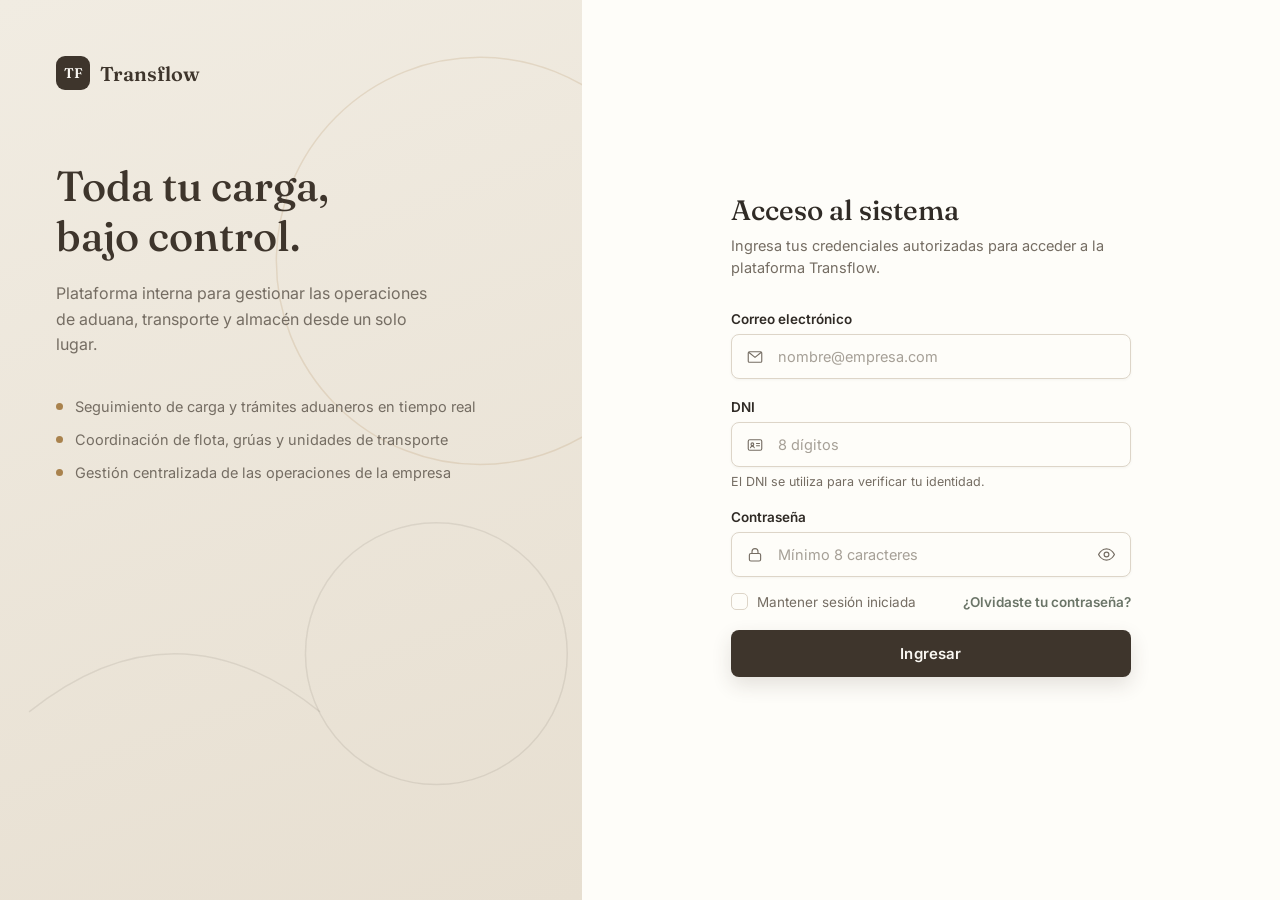
<file: TrasAduanas/TrasAduanas/backend/src/main/resources/static/html/almacen.html>
<!DOCTYPE html>
<html lang="es">
<head>
    <meta charset="UTF-8">
    <meta name="viewport" content="width=device-width, initial-scale=1.0">

    <title>Transflow | Almacén</title>
    <link rel="stylesheet" href="../css/base.css">
    <link rel="stylesheet" href="../css/layout.css">
    <link rel="stylesheet" href="../css/componentes.css">
    <link rel="stylesheet" href="../css/modulos/almacen.css">
</head>
<body>

    <div class="app">

        <div id="layout-sidebar"></div>

        <main class="main">

            <div id="layout-topbar"></div>

            <section class="content">

                <div class="welcome">
                    <div>
                        <span class="welcome-label">GESTIÓN DE ALMACÉN</span>
                        <h1>Insumos y control de stock</h1>
                        <p>Inventario de insumos disponibles y su nivel de reposición.</p>
                    </div>
                    <div class="welcome-decoration">TF</div>
                </div>

                <div class="summary summary-almacen-simple">

                    <div class="summary-card">
                        <div class="summary-icon">01</div>
                        <div>
                            <span>Total de insumos</span>
                            <strong id="kpi-total">0</strong>
                        </div>
                    </div>

                    <div class="summary-card">
                        <div class="summary-icon">02</div>
                        <div>
                            <span>Stock disponible (unidades)</span>
                            <strong id="kpi-disponible">0</strong>
                        </div>
                    </div>

                    <div class="summary-card">
                        <div class="summary-icon">03</div>
                        <div>
                            <span>Insumos en alerta</span>
                            <strong id="kpi-alerta">0</strong>
                        </div>
                    </div>

                </div>

                <div class="section-header">
                    <div>
                        <span class="section-label">INVENTARIO</span>
                        <h2>Insumos registrados</h2>
                    </div>

                    <div class="pipeline-actions">

                        <button class="btn-secundario" id="btnReporteAlmacen" type="button">
                            Ver Reporte
                        </button>

                        <button class="btn-nueva" id="btnNuevoInsumo" type="button">
                            + Nuevo insumo
                        </button>

                </div>
                </div>

                <div class="opps-table-wrapper">
                    <table class="opps-table">
                        <thead>
                            <tr>
                                <th>Código</th>
                                <th>Descripción</th>
                                <th>Stock actual</th>
                                <th>Stock mínimo</th>
                                <th>Estado</th>
                                <th>Acciones</th>
                            </tr>
                        </thead>
                        <tbody id="insumos-tbody">
                        </tbody>
                    </table>
                </div>

                <p id="mensaje-vacio" class="process-note" style="display:none;">
                    Aún no hay insumos registrados.
                </p>

            </section>

        </main>

    </div>

    <div class="modal-overlay" id="modalOverlay">
        <div class="modal">

            <div class="modal-head">
                <h3 id="modalTitulo">Nuevo insumo</h3>
                <button type="button" class="modal-close" id="btnCerrarModal">✕</button>
            </div>

            <form id="formInsumo">

                <input type="hidden" id="campoId">

                <div class="form-field">
                    <label for="campoCodigo">Código</label>
                    <input type="text" id="campoCodigo" maxlength="20" placeholder="Ej. INS-0001" required>
                </div>

                <div class="form-field">
                    <label for="campoDescripcion">Descripción</label>
                    <input type="text" id="campoDescripcion" maxlength="150" placeholder="Ej. Faja de amarre 5m" required>
                </div>

                <div class="form-row">
                    <div class="form-field">
                        <label for="campoStockActual">Stock actual</label>
                        <input type="number" id="campoStockActual" min="0" step="0.01" required>
                    </div>

                    <div class="form-field">
                        <label for="campoStockMinimo">Stock mínimo</label>
                        <input type="number" id="campoStockMinimo" min="0" step="0.01" required>
                    </div>
                </div>

                <p id="formError" class="mensaje-error" style="display:none;"></p>

                <div class="modal-actions">
                    <button type="button" class="btn-secundario" id="btnCancelarModal">Cancelar</button>
                    <button type="submit" class="btn-nueva">Guardar insumo</button>
                </div>

            </form>

        </div>
    </div>
    
        <!-- MODAL DE MENSAJE -->
    <div class="modal-overlay" id="mensajeModalOverlay">

        <div class="modal">

            <div class="modal-head">

                <h3>Aviso</h3>

                <button
                    type="button"
                    class="modal-close"
                    id="btnCerrarMensajeModal">
                    ✕
                </button>

            </div>

            <p id="mensajeModalTexto" class="mensaje-error"></p>

            <div class="modal-actions">

                <button
                    type="button"
                    class="btn-nueva"
                    id="btnAceptarMensajeModal">
                    Aceptar
                </button>

            </div>

        </div>

    </div>

            <!-- MODAL DE CONFIRMACIÓN -->
    <div class="modal-overlay" id="confirmModalOverlay">

        <div class="modal">

            <div class="modal-head">

                <h3>Confirmar</h3>

                <button
                    type="button"
                    class="modal-close"
                    id="btnCerrarConfirmModal">
                    ✕
                </button>

            </div>

            <p id="confirmModalTexto"></p>

            <div class="modal-actions">

                <button
                    type="button"
                    class="btn-secundario"
                    id="btnCancelarConfirmModal">
                    Cancelar
                </button>

                <button
                    type="button"
                    class="btn-nueva"
                    id="btnAceptarConfirmModal">
                    Eliminar
                </button>

            </div>

        </div>

    </div>

    <script src="../js/layout.js"></script>
    <script src="../js/utils.js"></script>
    <script src="../js/modal.js"></script>
    <script src="../js/modulos/almacen.js"></script>

</body>
</html>
</file>
<file: TrasAduanas/TrasAduanas/backend/src/main/resources/static/css/base.css>
/* =========================================================
   BASE
   Variables de diseno, reset y tipografia.
   Unico lugar donde se declaran los colores del sistema.
   ========================================================= */

/* =========================================
   VARIABLES
========================================= */

:root {

    --color-tinta: #3E352C;
    --color-tinta-suave: #5A4E42;

    --color-ambar: #C9A66B;
    --color-ambar-oscuro: #A9824D;

    --color-papel: #FAF8F3;
    --color-papel-hundido: #F0ECE3;

    --color-teal: #6B7568;

    --color-texto: #302B26;
    --color-texto-suave: #756D63;

    --color-borde: #DDD5C8;

    --color-blanco: #FFFFFF;

    --sidebar-width: 270px;


    /* Variables aportadas por los modulos */
    --color-perdida: #B94A3A;
    --color-perdida-suave: rgba(185, 74, 58, 0.08);
    --color-ganada: var(--color-teal);
    --color-ganada-suave: rgba(107, 117, 104, 0.12);
    --tinte-teal: #EEF1EE;
    --tinte-ambar: #F7EFE0;
    --tinte-neutro: var(--color-papel-hundido);
    --color-programada: #6E7C8C;
    --color-programada-suave: rgba(110, 124, 140, 0.14);
}

/* =========================================
   RESET
========================================= */

* {
    margin: 0;
    padding: 0;
    box-sizing: border-box;
}

body {
    font-family: Arial, Helvetica, sans-serif;
    background: var(--color-papel);
    color: var(--color-texto);
}
</file>
<file: TrasAduanas/TrasAduanas/backend/src/main/resources/static/css/layout.css>
.app {
    display: flex;
    min-height: 100vh;
}

.sidebar {
    width: var(--sidebar-width);
    min-height: 100vh;

    background:
        linear-gradient(
            180deg,
            #F1ECE2 0%,
            #E7DFD1 100%
        );

    border-right: 1px solid var(--color-borde);

    display: flex;
    flex-direction: column;

    padding: 28px 18px;

    position: fixed;
    left: 0;
    top: 0;
    bottom: 0;

    overflow-y: auto;
}

.logo-container {
    display: flex;
    align-items: center;
    gap: 13px;

    padding: 4px 10px 30px;

    border-bottom: 1px solid var(--color-borde);
}

.logo-icon {
    width: 45px;
    height: 45px;

    background: var(--color-tinta);

    color: var(--color-ambar);

    display: flex;
    align-items: center;
    justify-content: center;

    border-radius: 10px;

    font-size: 16px;
    font-weight: 700;
    letter-spacing: 1px;
}

.logo-text h1 {
    font-size: 21px;
    color: var(--color-tinta);

    margin-bottom: 3px;
}

.logo-text span {
    font-size: 10px;

    color: var(--color-texto-suave);

    text-transform: uppercase;
    letter-spacing: 1px;
}

.menu {
    margin-top: 28px;
    flex: 1;
}

.menu-title {
    font-size: 10px;
    font-weight: 700;

    color: var(--color-texto-suave);

    letter-spacing: 1.5px;

    padding: 0 12px;
    margin-bottom: 12px;
}

.menu-item {
    display: flex;
    align-items: center;

    gap: 12px;

    width: 100%;

    padding: 12px 12px;

    margin-bottom: 5px;

    color: var(--color-tinta-suave);

    text-decoration: none;

    border-radius: 9px;

    font-size: 13px;

    transition: all 0.2s ease;
}

.menu-item:hover {
    background: rgba(255, 255, 255, 0.65);

    color: var(--color-tinta);

    transform: translateX(2px);
}

.menu-item.active {
    background: var(--color-tinta);

    color: var(--color-blanco);

    box-shadow: 0 5px 15px rgba(62, 53, 44, 0.12);
}

.menu-icon {
    width: 27px;
    height: 27px;

    display: flex;
    align-items: center;
    justify-content: center;

    border-radius: 7px;

    background: rgba(255, 255, 255, 0.45);

    font-size: 9px;
    font-weight: 700;

    flex-shrink: 0;
}

.menu-item.active .menu-icon {
    background: var(--color-ambar);
    color: var(--color-tinta);
}

.sidebar-bottom {
    border-top: 1px solid var(--color-borde);

    padding-top: 15px;
}

/* SCROLLBAR */

.sidebar {
    scrollbar-width: thin;
    scrollbar-color: rgba(62, 53, 44, 0.18) transparent;
}

.sidebar::-webkit-scrollbar {
    width: 5px;
}

.sidebar::-webkit-scrollbar-track {
    background: transparent;
}

.sidebar::-webkit-scrollbar-thumb {
    background: rgba(62, 53, 44, 0.18);
    border-radius: 10px;
}

.sidebar::-webkit-scrollbar-thumb:hover {
    background: rgba(62, 53, 44, 0.32);
}


.logout-button {
    width: 100%;

    border: none;

    background: transparent;

    color: var(--color-texto-suave);

    display: flex;
    align-items: center;

    gap: 12px;

    padding: 12px;

    border-radius: 9px;

    cursor: pointer;

    font-size: 13px;

    text-align: left;
}

.logout-button:hover {
    background: rgba(185, 74, 58, 0.08);

    color: #B94A3A;
}

.main {
    margin-left: var(--sidebar-width);

    width: calc(100% - var(--sidebar-width));

    min-height: 100vh;

    background: #FEFDF9;
}

main.main--full {
    margin-left: 0;
    width: 100%;
}

main.main--full .content {
    max-width: 1200px;
    margin: 0 auto;
}

.topbar {
    height: 88px;

    padding: 0 42px;

    border-bottom: 1px solid var(--color-borde);

    display: flex;

    align-items: center;

    justify-content: space-between;

    background: rgba(254, 253, 249, 0.95);
}

.breadcrumb {
    display: block;

    font-size: 11px;

    color: var(--color-texto-suave);

    margin-bottom: 5px;
}

.page-title h2 {
    font-size: 22px;

    color: var(--color-tinta);
}

.topbar-right {
    display: flex;
    align-items: center;

    gap: 20px;
}

.notification-button {
    position: relative;

    width: 40px;
    height: 40px;

    border: 1px solid var(--color-borde);

    border-radius: 9px;

    background: var(--color-blanco);

    cursor: pointer;

    font-size: 16px;
}

.notification-dot {
    position: absolute;

    width: 7px;
    height: 7px;

    background: var(--color-ambar-oscuro);

    border-radius: 50%;

    top: 8px;
    right: 8px;
}

.account {
    position: relative;

    display: flex;
    align-items: center;

    gap: 10px;

    cursor: pointer;

    padding: 6px 8px;

    border-radius: 10px;
}

.account:hover {
    background: var(--color-papel-hundido);
}

.account-avatar {
    width: 38px;
    height: 38px;

    background: var(--color-tinta);

    color: var(--color-ambar);

    border-radius: 50%;

    display: flex;
    align-items: center;
    justify-content: center;

    font-size: 11px;
    font-weight: 700;
}

.account-avatar.large {
    width: 42px;
    height: 42px;
}

.account-info {
    display: flex;
    flex-direction: column;

    gap: 3px;
}

.account-info strong {
    font-size: 12px;
}

.account-info span {
    font-size: 10px;

    color: var(--color-texto-suave);
}

.account-arrow {
    font-size: 17px;

    color: var(--color-texto-suave);

    margin-left: 5px;
}

.account-menu {
    display: none;

    position: absolute;

    top: 53px;
    right: 0;

    width: 235px;

    background: var(--color-blanco);

    border: 1px solid var(--color-borde);

    border-radius: 12px;

    padding: 15px;

    box-shadow: 0 12px 30px rgba(62, 53, 44, 0.12);

    z-index: 100;
}

.account-menu.show {
    display: block;
}

.account-menu-header {
    display: flex;

    align-items: center;

    gap: 10px;

    padding: 5px;
}

.account-menu-header strong {
    display: block;

    font-size: 12px;

    margin-bottom: 3px;
}

.account-menu-header span {
    font-size: 10px;

    color: var(--color-texto-suave);
}

.account-menu hr {
    border: none;

    border-top: 1px solid var(--color-borde);

    margin: 12px 0;
}

.account-menu a,
.account-menu button {
    display: block;

    width: 100%;

    padding: 10px;

    border-radius: 7px;

    border: none;

    background: transparent;

    color: var(--color-texto);

    text-decoration: none;

    text-align: left;

    font-size: 12px;

    cursor: pointer;
}

.account-menu a:hover {
    background: var(--color-papel-hundido);
}

.account-menu button:hover {
    background: rgba(185, 74, 58, 0.08);

    color: #B94A3A;
}

.content {
    padding: 38px 42px 50px;
}

.welcome {
    min-height: 175px;

    padding: 32px 35px;

    border-radius: 16px;

    background:
        linear-gradient(
            120deg,
            #F1ECE2,
            #E9E0D1
        );

    border: 1px solid var(--color-borde);

    display: flex;

    align-items: center;

    justify-content: space-between;

    overflow: hidden;
}

.welcome-label {
    font-size: 10px;

    font-weight: 700;

    letter-spacing: 1.5px;

    color: var(--color-ambar-oscuro);
}

.welcome h1 {
    margin-top: 10px;

    font-size: 30px;

    color: var(--color-tinta);
}

.welcome p {
    margin-top: 8px;

    font-size: 13px;

    color: var(--color-texto-suave);
}

.welcome-decoration {
    width: 125px;
    height: 125px;

    border-radius: 50%;

    background: rgba(62, 53, 44, 0.08);

    color: var(--color-tinta);

    display: flex;

    align-items: center;
    justify-content: center;

    font-size: 25px;

    font-weight: 700;

    letter-spacing: 2px;
}

.summary {
    display: grid;

    grid-template-columns: repeat(4, 1fr);

    gap: 18px;

    margin-top: 25px;
}

.summary-card {
    background: var(--color-blanco);

    border: 1px solid var(--color-borde);

    border-radius: 12px;

    padding: 20px;

    display: flex;

    align-items: center;

    gap: 15px;

    transition: 0.2s ease;
}

.summary-card:hover {
    transform: translateY(-2px);

    box-shadow: 0 7px 20px rgba(62, 53, 44, 0.07);
}

.summary-icon {
    width: 40px;
    height: 40px;

    border-radius: 9px;

    background: var(--color-papel-hundido);

    color: var(--color-ambar-oscuro);

    display: flex;

    align-items: center;
    justify-content: center;

    font-size: 9px;

    font-weight: 700;
}

.summary-card span {
    display: block;

    font-size: 10px;

    color: var(--color-texto-suave);

    margin-bottom: 4px;
}

.summary-card strong {
    font-size: 22px;

    color: var(--color-tinta);
}

.section-header {
    display: flex;

    align-items: flex-end;

    justify-content: space-between;

    margin-top: 40px;

    margin-bottom: 18px;
}

.section-label {
    font-size: 9px;

    font-weight: 700;

    color: var(--color-ambar-oscuro);

    letter-spacing: 1.5px;
}

.section-header h2 {
    margin-top: 5px;

    font-size: 21px;

    color: var(--color-tinta);
}

.process-count {
    font-size: 11px;

    color: var(--color-texto-suave);

    background: var(--color-papel-hundido);

    padding: 7px 11px;

    border-radius: 20px;
}

.process-grid {
    display: grid;

    grid-template-columns: repeat(2, 1fr);

    gap: 15px;
}

.process-card {
    position: relative;

    min-height: 145px;

    background: var(--color-blanco);

    border: 1px solid var(--color-borde);

    border-radius: 13px;

    padding: 22px;

    display: flex;

    align-items: flex-start;

    gap: 18px;

    text-decoration: none;

    color: inherit;

    transition: all 0.2s ease;

    overflow: hidden;
}

.process-card::before {
    content: "";

    position: absolute;

    left: 0;
    top: 0;
    bottom: 0;

    width: 3px;

    background: var(--color-ambar);

    transform: scaleY(0);

    transform-origin: bottom;

    transition: transform 0.2s ease;
}

.process-card:hover {
    transform: translateY(-3px);

    border-color: #CFC3B1;

    box-shadow: 0 10px 25px rgba(62, 53, 44, 0.08);
}

.process-card:hover::before {
    transform: scaleY(1);
}

.process-number {
    min-width: 42px;
    height: 42px;

    border-radius: 9px;

    background: var(--color-papel-hundido);

    color: var(--color-ambar-oscuro);

    display: flex;

    align-items: center;
    justify-content: center;

    font-size: 10px;

    font-weight: 700;
}

.process-content {
    padding-right: 25px;
}

.process-content h3 {
    font-size: 14px;

    color: var(--color-tinta);

    margin-bottom: 7px;
}

.process-content p {
    font-size: 11px;

    line-height: 1.6;

    color: var(--color-texto-suave);
}

.process-arrow {
    position: absolute;

    right: 20px;
    bottom: 20px;

    color: var(--color-ambar-oscuro);

    font-size: 17px;
}

@media (max-width: 1100px) {

    .summary {
        grid-template-columns: repeat(2, 1fr);
    }

    .process-grid {
        grid-template-columns: 1fr;
    }

}

@media (max-width: 800px) {

    .sidebar {
        width: 220px;
    }

    .main {
        margin-left: 220px;

        width: calc(100% - 220px);
    }

    .topbar {
        padding: 0 25px;
    }

    .content {
        padding: 30px 25px;
    }

    .account-info,
    .account-arrow {
        display: none;
    }

}

@media (max-width: 600px) {

    .sidebar {
        width: 70px;

        padding: 20px 10px;
    }

    .logo-container {
        justify-content: center;

        padding: 0 0 20px;
    }

    .logo-text,
    .menu-title,
    .menu-item span:not(.menu-icon),
    .logout-button {
        display: none;
    }

    .menu-item {
        justify-content: center;

        padding: 10px;
    }

    .main {
        margin-left: 70px;

        width: calc(100% - 70px);
    }

    .topbar {
        padding: 0 15px;
    }

    .content {
        padding: 20px 15px;
    }

    .welcome {
        padding: 25px;

        min-height: 150px;
    }

    .welcome h1 {
        font-size: 23px;
    }

    .welcome-decoration {
        display: none;
    }

    .summary {
        grid-template-columns: 1fr;
    }

}
</file>
<file: TrasAduanas/TrasAduanas/backend/src/main/resources/static/css/componentes.css>
.pipeline-actions {
    display: flex;

    align-items: center;

    gap: 14px;
}

.btn-nueva {
    border: none;

    background: var(--color-tinta);

    color: var(--color-blanco);

    font-size: 12px;

    font-weight: 700;

    padding: 10px 16px;

    border-radius: 9px;

    cursor: pointer;

    transition: 0.2s ease;
}

.btn-nueva:hover {
    background: var(--color-tinta-suave);
}

.pipeline-scroll {
    overflow-x: auto;

    padding-bottom: 10px;

    margin: 0 -4px;
}

.pipeline {
    display: flex;

    gap: 14px;

    min-width: 1180px;

    padding: 4px;
}

.pipeline-stage {
    flex: 1;

    min-width: 190px;

    background: var(--color-papel-hundido);

    border: 1px solid var(--color-borde);

    border-radius: 13px;

    padding: 14px;

    display: flex;

    flex-direction: column;

    gap: 10px;
}

.pipeline-stage-head {
    display: flex;

    align-items: center;

    justify-content: space-between;
}

.pipeline-stage-head h4 {
    font-size: 11px;

    color: var(--color-tinta);

    line-height: 1.4;
}

.pipeline-stage-count {
    font-size: 10px;

    font-weight: 700;

    color: var(--color-texto-suave);

    background: var(--color-blanco);

    border: 1px solid var(--color-borde);

    border-radius: 20px;

    padding: 2px 8px;

    flex-shrink: 0;
}

.pipeline-stage.is-ganada .pipeline-stage-count {
    color: var(--color-ganada);
}

.pipeline-stage.is-perdida .pipeline-stage-count {
    color: var(--color-perdida);
}

.pipeline-card {
    background: var(--color-blanco);

    border: 1px solid var(--color-borde);

    border-radius: 10px;

    padding: 12px;

    display: flex;

    flex-direction: column;

    gap: 6px;
}

.pipeline-card strong {
    font-size: 12px;

    color: var(--color-tinta);
}

.pipeline-card span {
    font-size: 10px;

    color: var(--color-texto-suave);
}

.pipeline-card-foot {
    display: flex;

    align-items: center;

    justify-content: space-between;

    margin-top: 2px;
}

.pipeline-amount {
    font-size: 11px;

    font-weight: 700;

    color: var(--color-ambar-oscuro);
}

.pipeline-owner {
    width: 22px;
    height: 22px;

    border-radius: 50%;

    background: var(--color-tinta);

    color: var(--color-ambar);

    font-size: 9px;

    font-weight: 700;

    display: flex;

    align-items: center;

    justify-content: center;
}

/* TABLA DE OPORTUNIDADES */

.opps-table-wrapper {
    background: var(--color-blanco);

    border: 1px solid var(--color-borde);

    border-radius: 13px;

    overflow: hidden;
}

.opps-table {
    width: 100%;

    border-collapse: collapse;
}

.opps-table th {
    text-align: left;

    font-size: 10px;

    font-weight: 700;

    letter-spacing: 0.5px;

    color: var(--color-texto-suave);

    background: var(--color-papel-hundido);

    padding: 12px 18px;

    border-bottom: 1px solid var(--color-borde);
}

.opps-table td {
    padding: 14px 18px;

    font-size: 12px;

    color: var(--color-texto);

    border-bottom: 1px solid var(--color-borde);
}

.opps-table tr:last-child td {
    border-bottom: none;
}

.opps-cliente strong {
    display: block;

    font-size: 12px;

    color: var(--color-tinta);
}

.opps-cliente span {
    font-size: 10px;

    color: var(--color-texto-suave);
}

.opps-owner {
    display: flex;

    align-items: center;

    gap: 8px;
}

.opps-owner-avatar {
    width: 26px;
    height: 26px;

    border-radius: 50%;

    background: var(--color-papel-hundido);

    color: var(--color-ambar-oscuro);

    font-size: 9px;

    font-weight: 700;

    display: flex;

    align-items: center;

    justify-content: center;

    flex-shrink: 0;
}

/* ETAPA — badge */

.stage-badge {
    display: inline-block;

    font-size: 10px;

    font-weight: 700;

    padding: 5px 10px;

    border-radius: 20px;

    background: var(--color-papel-hundido);

    color: var(--color-tinta-suave);

    white-space: nowrap;
}

.stage-badge.is-negociacion {
    background: rgba(169, 130, 77, 0.14);

    color: var(--color-ambar-oscuro);
}

.stage-badge.is-ganada {
    background: var(--color-ganada-suave);

    color: var(--color-ganada);
}

.stage-badge.is-perdida {
    background: var(--color-perdida-suave);

    color: var(--color-perdida);
}

/* LEYENDA DEL PROCESO (gateways del BPMN) */

.process-note {
    margin-top: 22px;

    padding: 16px 20px;

    border: 1px dashed var(--color-borde);

    border-radius: 12px;

    display: flex;

    gap: 14px;

    align-items: flex-start;
}

.process-note-icon {
    width: 30px;
    height: 30px;

    border-radius: 8px;

    background: var(--color-papel-hundido);

    color: var(--color-ambar-oscuro);

    display: flex;

    align-items: center;

    justify-content: center;

    font-size: 12px;

    flex-shrink: 0;
}

.process-note p {
    font-size: 11px;

    line-height: 1.6;

    color: var(--color-texto-suave);
}

/* MODAL: NUEVA OPORTUNIDAD */

.modal-overlay {
    display: none;

    position: fixed;

    inset: 0;

    background: rgba(48, 43, 38, 0.45);

    align-items: center;

    justify-content: center;

    padding: 20px;

    z-index: 200;
}

.modal-overlay.show {
    display: flex;
}

.modal {
    width: 100%;

    max-width: 440px;

    background: var(--color-blanco);

    border-radius: 14px;

    padding: 24px;

    box-shadow: 0 20px 45px rgba(62, 53, 44, 0.2);
}

.modal-head {
    display: flex;

    align-items: center;

    justify-content: space-between;

    margin-bottom: 18px;
}

.modal-head h3 {
    font-size: 16px;

    color: var(--color-tinta);
}

.modal-close {
    border: none;

    background: var(--color-papel-hundido);

    color: var(--color-texto-suave);

    width: 28px;
    height: 28px;

    border-radius: 8px;

    cursor: pointer;

    font-size: 12px;
}

.modal-close:hover {
    color: var(--color-perdida);
}

.form-field {
    display: flex;

    flex-direction: column;

    gap: 6px;

    margin-bottom: 14px;
}

.form-row {
    display: grid;

    grid-template-columns: 1fr 1fr;

    gap: 14px;
}

.form-field label {
    font-size: 11px;

    font-weight: 700;

    color: var(--color-texto-suave);
}

.form-field input,
.form-field select {
    border: 1px solid var(--color-borde);

    border-radius: 9px;

    padding: 10px 12px;

    font-size: 13px;

    color: var(--color-texto);

    background: var(--color-papel);

    font-family: inherit;
}

.form-field select {
    appearance: none;
    -webkit-appearance: none;
    -moz-appearance: none;

    padding-right: 34px;

    background-image: url("data:image/svg+xml,%3Csvg xmlns='http://www.w3.org/2000/svg' width='10' height='6' viewBox='0 0 10 6'%3E%3Cpath d='M1 1l4 4 4-4' fill='none' stroke='%233E352C' stroke-width='1.5' stroke-linecap='round' stroke-linejoin='round'/%3E%3C/svg%3E");
    background-repeat: no-repeat;
    background-position: right 12px center;

    cursor: pointer;
}

.form-field input:focus,
.form-field select:focus {
    outline: 2px solid var(--color-ambar);

    outline-offset: 1px;
}

.modal-actions {
    display: flex;

    justify-content: flex-end;

    gap: 10px;

    margin-top: 8px;
}

.btn-secundario {
    border: 1px solid var(--color-borde);

    background: var(--color-blanco);

    color: var(--color-texto-suave);

    font-size: 12px;

    font-weight: 700;

    padding: 10px 16px;

    border-radius: 9px;

    cursor: pointer;
}

.btn-secundario:hover {
    background: var(--color-papel-hundido);
}

/* RESUMEN DE 5 TARJETAS (KPIs de envíos) */

.summary-logistica {
    grid-template-columns: repeat(5, 1fr);
}

.stage-badge.is-programada {
    background: var(--color-programada-suave);

    color: var(--color-programada);
}

/* BARRA DE PROGRESO */

.progress-wrap {
    display: flex;

    align-items: center;

    gap: 10px;
}

.progress-track {
    flex: 1;

    height: 6px;

    border-radius: 6px;

    background: var(--color-papel-hundido);

    overflow: hidden;
}

.progress-fill {
    height: 100%;

    border-radius: 6px;

    background: var(--color-ambar-oscuro);
}

.progress-fill.is-ganada {
    background: var(--color-ganada);
}

.progress-fill.is-perdida {
    background: var(--color-perdida);
}

.progress-label {
    font-size: 10px;

    font-weight: 700;

    color: var(--color-texto-suave);

    min-width: 30px;

    text-align: right;
}


/* --- Responsive compartido --- */

@media (max-width: 480px) {

    .form-row {
        grid-template-columns: 1fr;
    }

}

@media (max-width: 1100px) {

    .summary-logistica {
        grid-template-columns: repeat(2, 1fr);
    }

}

@media (max-width: 600px) {

    .summary-logistica {
        grid-template-columns: 1fr;
    }

}
</file>
<file: TrasAduanas/TrasAduanas/backend/src/main/resources/static/css/modulos/almacen.css>
/* =========================================================
   MODULO: ALMACEN
   Solo lo exclusivo de esta pantalla.
   Lo comun vive en base.css, layout.css y componentes.css.
   ========================================================= */

/* =========================================
   RESUMEN DE 3 TARJETAS (KPIs de insumos)
========================================= */

.summary-almacen-simple {
    grid-template-columns: repeat(3, 1fr);
}

@media (max-width: 900px) {

    .summary-almacen-simple {
        grid-template-columns: repeat(2, 1fr);
    }

}

@media (max-width: 600px) {

    .summary-almacen-simple {
        grid-template-columns: 1fr;
    }

}

/* =========================================
   MENSAJE DE ERROR EN EL FORMULARIO DEL MODAL
   (login.css tiene su propia copia; esta pantalla
   no carga login.css, asi que se repite aqui)
========================================= */

.mensaje-error {
    color: var(--color-error);
    font-size: 13px;
    margin-top: -4px;
}

/* =========================================
   RESPONSIVE DE LA TABLA
========================================= */

@media (max-width: 800px) {

    .opps-table {
        min-width: 720px;
    }

    .opps-table-wrapper {
        overflow-x: auto;
    }

}
</file>
<file: TrasAduanas/TrasAduanas/backend/src/main/resources/static/css/modulos/auditoria.css>
/* =========================================================
   MODULO: AUDITORIA
   Solo lo exclusivo de esta pantalla.
   Lo comun vive en base.css, layout.css y componentes.css.
   ========================================================= */

.summary-auditoria {
    grid-template-columns: repeat(4, 1fr);
}

@media (max-width: 1100px) {

    .summary-auditoria {
        grid-template-columns: repeat(2, 1fr);
    }

}

@media (max-width: 600px) {

    .summary-auditoria {
        grid-template-columns: 1fr;
    }

}

/* =========================================
   RESPONSIVE
========================================= */

@media (max-width: 800px) {

    .opps-table {
        min-width: 720px;
    }

    .opps-table-wrapper {
        overflow-x: auto;
    }

}
</file>
<file: TrasAduanas/TrasAduanas/backend/src/main/resources/static/css/configuracion.css>
.settings-card {
    background: var(--color-blanco);
    border: 1px solid var(--color-borde);
    border-radius: 13px;
    padding: 28px 32px;
    max-width: 640px;
}

.settings-card + .settings-card {
    margin-top: 24px;
}

.settings-card h3 {
    font-size: 16px;
    color: var(--color-tinta);
    margin-bottom: 4px;
}

.settings-card .settings-desc {
    font-size: 12px;
    color: var(--color-texto-suave);
    margin-bottom: 20px;
}

.mensaje-error,
.mensaje-exito {
    font-size: 12px;
    padding: 10px 12px;
    border-radius: 8px;
    margin-bottom: 16px;
    display: none;
}

.mensaje-error {
    background: rgba(185, 74, 58, 0.08);
    color: #B94A3A;
}

.mensaje-exito {
    background: rgba(74, 140, 58, 0.08);
    color: #3E7A34;
}
</file>
<file: TrasAduanas/TrasAduanas/backend/src/main/resources/static/css/modulos/direccion.css>
.summary-direccion {
    grid-template-columns: repeat(3, 1fr);
}

@media (max-width: 900px) {

    .summary-direccion {
        grid-template-columns: repeat(2, 1fr);
    }

}

@media (max-width: 600px) {

    .summary-direccion {
        grid-template-columns: 1fr;
    }

}


.mensaje-error {
    color: var(--color-error);
    font-size: 13px;
    margin-top: -4px;
}


@media (max-width: 800px) {

    .opps-table {
        min-width: 920px;
    }

    .opps-table-wrapper {
        overflow-x: auto;
    }

}
</file>
<file: TrasAduanas/TrasAduanas/backend/src/main/resources/static/css/login.css>
/* ===========================================
   TOKENS DE DISEÑO
   =========================================== */

:root {

  --color-tinta: #3E352C;
  --color-tinta-suave: #5A4E42;

  --color-ambar: #C9A66B;
  --color-ambar-oscuro: #A9824D;

  --color-papel: #FAF8F3;
  --color-papel-hundido: #F0ECE3;

  --color-teal: #6B7568;

  --color-texto: #302B26;
  --color-texto-suave: #756D63;

  --color-borde: #DDD5C8;

  --color-error: #B94A3A;
  --color-exito: #65745F;

  --fuente-display: "Fraunces", Georgia, serif;
  --fuente-texto: "Inter", -apple-system, BlinkMacSystemFont, sans-serif;

  --radio-s: 8px;

  --sombra-campo:
    0 1px 3px rgba(62, 53, 44, 0.05);

  --sombra-boton:
    0 8px 20px rgba(62, 53, 44, 0.14);
}


/* ============================================
   BASE
   ============================================ */

* {
  box-sizing: border-box;
}


html,
body {

  margin: 0;
  padding: 0;

  height: 100%;
}


body {

  font-family: var(--fuente-texto);

  color: var(--color-texto);

  background: var(--color-papel);

  -webkit-font-smoothing: antialiased;
}


a {
  color: inherit;
}


button {

  font-family: inherit;

  cursor: pointer;
}


:focus-visible {

  outline: 2px solid var(--color-ambar-oscuro);

  outline-offset: 2px;
}


/* ============================================
   ESTRUCTURA
   ============================================ */

.pantalla {

  min-height: 100vh;

  display: grid;

  grid-template-columns:
    minmax(0, 5fr)
    minmax(0, 6fr);
}


/* ============================================
   PANEL DE MARCA
   ============================================ */

.panel-marca {

  position: relative;

  background:
    linear-gradient(
      160deg,
      #F1ECE2 0%,
      #E7DFD1 100%
    );

  color: var(--color-texto);

  padding: 56px 56px 48px;

  display: flex;

  flex-direction: column;

  justify-content: space-between;

  overflow: hidden;
}


.marca-contenido {

  position: relative;

  z-index: 2;

  max-width: 420px;
}


.marca-logo {

  display: flex;

  align-items: center;

  gap: 10px;

  margin-bottom: 72px;
}


.marca-logo-icono {

  width: 34px;
  height: 34px;

  border-radius: 9px;

  background: var(--color-tinta);

  color: var(--color-papel);

  font-family: var(--fuente-display);

  font-weight: 600;

  font-size: 14px;

  display: flex;

  align-items: center;

  justify-content: center;
}


.marca-logo-texto {

  font-family: var(--fuente-display);

  font-size: 20px;

  font-weight: 600;

  color: var(--color-tinta);
}


.marca-titulo {

  font-family: var(--fuente-display);

  font-weight: 500;

  font-size: clamp(30px, 3.4vw, 42px);

  line-height: 1.18;

  margin: 0 0 20px;

  color: var(--color-tinta);
}


.marca-descripcion {

  font-size: 16px;

  line-height: 1.6;

  color: var(--color-texto-suave);

  margin: 0 0 40px;

  max-width: 380px;
}


.marca-lista {

  list-style: none;

  margin: 0;
  padding: 0;

  display: flex;

  flex-direction: column;

  gap: 16px;
}


.marca-lista li {

  display: flex;

  align-items: center;

  gap: 12px;

  font-size: 14.5px;

  color: var(--color-texto-suave);
}


.marca-lista-punto {

  width: 7px;
  height: 7px;

  border-radius: 50%;

  background: var(--color-ambar-oscuro);

  flex: none;
}


/* ============================================
   DECORACIÓN
   ============================================ */

.marca-patron {

  position: absolute;

  inset: 0;

  z-index: 1;

  opacity: 0.9;
}


.marca-patron svg {

  width: 100%;
  height: 100%;
}


.patron-circulo-1 {

  fill: none;

  stroke: rgba(169, 130, 77, 0.20);

  stroke-width: 1;
}


.patron-circulo-2 {

  fill: none;

  stroke: rgba(62, 53, 44, 0.10);

  stroke-width: 1;
}


.patron-linea {

  fill: none;

  stroke: rgba(62, 53, 44, 0.10);

  stroke-width: 1;
}


/* ============================================
   PANEL DERECHO
   ============================================ */

.panel-formulario {

  display: flex;

  align-items: center;

  justify-content: center;

  padding: 48px 32px;

  background: #FEFDF9;
}


.formulario-contenedor {

  width: 100%;

  max-width: 400px;
}


.formulario-encabezado {

  margin-bottom: 32px;
}


.formulario-encabezado h2 {

  font-family: var(--fuente-display);

  font-weight: 500;

  font-size: 28px;

  margin: 0 0 8px;

  color: var(--color-texto);
}


.formulario-encabezado p {

  margin: 0;

  font-size: 14.5px;

  line-height: 1.55;

  color: var(--color-texto-suave);
}


/* ============================================
   CAMPOS
   ============================================ */

.formulario {

  display: flex;

  flex-direction: column;

  gap: 20px;
}


.campo {

  display: flex;

  flex-direction: column;

  gap: 7px;
}


.campo label {

  font-size: 13.5px;

  font-weight: 600;

  color: var(--color-texto);
}


.campo-entrada {

  position: relative;

  display: flex;

  align-items: center;

  background: #FEFDF9;

  border: 1.5px solid var(--color-borde);

  border-radius: var(--radio-s);

  box-shadow: var(--sombra-campo);

  transition:
    border-color 0.15s ease,
    box-shadow 0.15s ease;
}


.campo-entrada:focus-within {

  border-color: var(--color-tinta);

  box-shadow:
    0 0 0 3px rgba(62, 53, 44, 0.08);
}


.campo-icono {

  width: 18px;
  height: 18px;

  margin-left: 14px;

  color: var(--color-texto-suave);

  flex: none;
}


.campo-entrada input {

  width: 100%;

  border: none;

  background: transparent;

  padding: 13px 14px;

  font-size: 14.5px;

  font-family: inherit;

  color: var(--color-texto);
}


.campo-entrada input::placeholder {

  color: #A6A097;
}


.campo-entrada input:focus {

  outline: none;
}


.campo-ayuda {

  font-size: 12.5px;

  color: var(--color-texto-suave);
}


.campo-error {

  display: none;

  font-size: 12.5px;

  color: var(--color-error);
}


.campo-invalido .campo-entrada {

  border-color: var(--color-error);
}


.campo-invalido .campo-error {

  display: block;
}


.campo-invalido .campo-ayuda {

  display: none;
}


/* ============================================
   MOSTRAR CONTRASEÑA
   ============================================ */

.boton-ver-contrasena {

  background: none;

  border: none;

  padding: 0 14px;

  display: flex;

  align-items: center;

  color: var(--color-texto-suave);
}


.boton-ver-contrasena.activo {

  color: var(--color-tinta);
}


.icono-ojo {

  width: 19px;
  height: 19px;
}


/* ============================================
   OPCIONES
   ============================================ */

.formulario-opciones {

  display: flex;

  align-items: center;

  justify-content: space-between;

  font-size: 13.5px;

  margin-top: -4px;
}


.opcion-recordar {

  display: flex;

  align-items: center;

  gap: 9px;

  color: var(--color-texto-suave);

  cursor: pointer;

  user-select: none;
}


.opcion-recordar input {

  position: absolute;

  opacity: 0;

  width: 0;
  height: 0;
}


.opcion-recordar-caja {

  width: 17px;
  height: 17px;

  border: 1.5px solid var(--color-borde);

  border-radius: 5px;

  flex: none;

  position: relative;

  transition:
    background 0.15s ease,
    border-color 0.15s ease;
}


.opcion-recordar input:checked + .opcion-recordar-caja {

  background: var(--color-tinta);

  border-color: var(--color-tinta);
}


.opcion-recordar input:checked + .opcion-recordar-caja::after {

  content: "";

  position: absolute;

  left: 5px;
  top: 1px;

  width: 4px;
  height: 8px;

  border: solid var(--color-papel);

  border-width: 0 1.5px 1.5px 0;

  transform: rotate(45deg);
}


.enlace-olvido {

  color: var(--color-teal);

  text-decoration: none;

  font-weight: 600;
}


.enlace-olvido:hover {

  text-decoration: underline;
}


/* ============================================
   BOTÓN PRINCIPAL
   ============================================ */

.boton-principal {

  background: var(--color-tinta);

  color: var(--color-papel);

  border: none;

  border-radius: var(--radio-s);

  padding: 14px;

  font-size: 15px;

  font-weight: 600;

  letter-spacing: 0.01em;

  box-shadow: var(--sombra-boton);

  transition:
    background 0.15s ease,
    transform 0.15s ease;
}


.boton-principal:hover {

  background: #2D261F;

  transform: translateY(-1px);
}


.boton-principal:active {

  transform: translateY(0);
}


/* ============================================
   MENSAJE
   ============================================ */

.formulario-mensaje {

  min-height: 18px;

  font-size: 13px;

  text-align: center;

  margin-top: -8px;
}


.mensaje-exito {

  color: var(--color-exito);
}


.mensaje-error {

  color: var(--color-error);
}


/* ============================================
   RESPONSIVE
   ============================================ */

@media (max-width: 900px) {

  .pantalla {

    grid-template-columns: 1fr;
  }


  .panel-marca {

    padding: 40px 32px;

    min-height: 320px;
  }


  .marca-lista {

    display: none;
  }


  .marca-descripcion {

    margin-bottom: 0;
  }

}


@media (max-width: 480px) {

  .panel-marca {

    padding: 32px 24px;

    min-height: 260px;
  }


  .marca-titulo {

    font-size: 26px;
  }


  .panel-formulario {

    padding: 36px 20px;
  }


  .formulario-opciones {

    flex-direction: column;

    align-items: flex-start;

    gap: 14px;
  }

}


@media (prefers-reduced-motion: reduce) {

  * {

    transition: none !important;
  }

}
</file>
<file: TrasAduanas/TrasAduanas/backend/src/main/resources/static/css/modulos/logistica.css>
/* =========================================================
   MODULO: LOGISTICA
   Solo lo exclusivo de esta pantalla.
   Lo comun vive en base.css, layout.css y componentes.css.
   ========================================================= */

/* =========================================
   RESPONSIVE
========================================= */

@media (max-width: 800px) {

    .opps-table {
        min-width: 720px;
    }

    .opps-table-wrapper {
        overflow-x: auto;
    }

}
</file>
<file: TrasAduanas/TrasAduanas/backend/src/main/resources/static/css/modulos/marketing.css>
/* =========================================================
   MODULO: MARKETING
   Solo lo exclusivo de esta pantalla.
   Lo comun vive en base.css, layout.css y componentes.css.
   ========================================================= */

/* =========================================
   TOPBAR CON BUSCADOR
========================================= */

.topbar.dash-topbar {
    gap: 24px;
}

.topbar-search {
    flex: 1;

    max-width: 480px;

    display: flex;
    align-items: center;

    gap: 10px;

    padding: 11px 16px;

    background: var(--color-papel-hundido);

    border: 1px solid var(--color-borde);

    border-radius: 10px;
}

.topbar-search .search-icon {
    font-size: 13px;

    color: var(--color-texto-suave);
}

.topbar-search input {
    border: none;
    outline: none;
    background: transparent;

    font-family: Arial, Helvetica, sans-serif;
    font-size: 12.5px;

    color: var(--color-texto);

    width: 100%;
}

.topbar-search input::placeholder {
    color: var(--color-texto-suave);
}

/* =========================================
   ENCABEZADO DE PÁGINA
========================================= */

.page-header-row {
    display: flex;

    align-items: flex-start;

    justify-content: space-between;

    gap: 20px;

    margin-top: 6px;
}

.page-header-row h1 {
    font-size: 25px;

    color: var(--color-tinta);

    margin-bottom: 6px;
}

.page-header-row p {
    font-size: 12.5px;

    color: var(--color-texto-suave);
}

.btn-primary {
    flex-shrink: 0;

    display: flex;
    align-items: center;

    gap: 8px;

    padding: 12px 20px;

    background: var(--color-tinta);

    color: var(--color-blanco);

    border: none;
    border-radius: 10px;

    font-family: Arial, Helvetica, sans-serif;
    font-size: 12.5px;
    font-weight: 700;

    cursor: pointer;

    transition: all 0.2s ease;
}

.btn-primary:hover {
    background: var(--color-tinta-suave);

    transform: translateY(-1px);
}

/* =========================================
   TARJETAS DE ESTADÍSTICAS
========================================= */

.stat-grid {
    display: grid;

    grid-template-columns: repeat(4, 1fr);

    gap: 18px;

    margin-top: 26px;
}

.stat-card {
    background: var(--color-blanco);

    border: 1px solid var(--color-borde);

    border-radius: 13px;

    padding: 20px;

    transition: all 0.2s ease;
}

.stat-card:hover {
    transform: translateY(-2px);

    box-shadow: 0 8px 20px rgba(62, 53, 44, 0.07);
}

.stat-card-head {
    display: flex;
    align-items: center;

    gap: 11px;

    margin-bottom: 16px;
}

.stat-icon {
    width: 36px;
    height: 36px;

    border-radius: 9px;

    background: var(--color-papel-hundido);

    color: var(--color-ambar-oscuro);

    display: flex;
    align-items: center;
    justify-content: center;

    font-size: 15px;

    flex-shrink: 0;
}

.stat-card-head span {
    font-size: 12px;

    color: var(--color-texto-suave);
}

.stat-card strong {
    display: block;

    font-size: 26px;

    color: var(--color-tinta);

    margin-bottom: 6px;
}

.stat-trend {
    font-size: 10.5px;

    color: var(--color-teal);

    font-weight: 700;
}

/* =========================================
   GRID PRINCIPAL DEL DASHBOARD
========================================= */

.dashboard-grid {
    display: grid;

    grid-template-columns: 2.1fr 1fr;

    gap: 20px;

    margin-top: 22px;

    align-items: start;
}

/* =========================================
   PANEL DE CAMPAÑAS
========================================= */

.campaigns-panel {
    background: var(--color-blanco);

    border: 1px solid var(--color-borde);

    border-radius: 14px;

    padding: 22px;
}

.panel-header {
    display: flex;
    flex-wrap: wrap;

    align-items: center;

    justify-content: space-between;

    gap: 12px;

    margin-bottom: 18px;
}

.panel-header h2 {
    font-size: 16px;

    color: var(--color-tinta);
}

.panel-filters {
    display: flex;

    gap: 10px;
}

.filter-pill {
    display: flex;
    align-items: center;

    gap: 7px;

    padding: 9px 13px;

    background: var(--color-papel-hundido);

    border: 1px solid var(--color-borde);

    border-radius: 9px;

    font-size: 11px;

    color: var(--color-texto-suave);

    cursor: pointer;

    white-space: nowrap;
}

/* TABLA */

.campaigns-table {
    width: 100%;

    border-collapse: collapse;

    font-size: 11.5px;
}

.campaigns-table th {
    text-align: left;

    padding: 10px 10px;

    font-size: 10px;

    letter-spacing: 0.3px;

    color: var(--color-texto-suave);

    border-bottom: 1px solid var(--color-borde);

    white-space: nowrap;
}

.campaigns-table td {
    padding: 13px 10px;

    border-bottom: 1px solid var(--color-borde);

    color: var(--color-texto);

    vertical-align: middle;
}

.campaigns-table tr:last-child td {
    border-bottom: none;
}

.campaign-name {
    display: flex;
    align-items: center;

    gap: 10px;

    font-weight: 700;

    color: var(--color-tinta);
}

.campaign-logo {
    width: 30px;
    height: 30px;

    border-radius: 8px;

    background: var(--color-papel-hundido);

    color: var(--color-ambar-oscuro);

    display: flex;
    align-items: center;
    justify-content: center;

    font-size: 12px;

    font-weight: 700;

    flex-shrink: 0;
}

.channel-tag {
    display: inline-block;

    padding: 4px 10px;

    background: var(--color-papel-hundido);

    border-radius: 20px;

    font-size: 10.5px;

    color: var(--color-texto-suave);

    white-space: nowrap;
}

.status-pill {
    display: inline-block;

    padding: 4px 11px;

    border-radius: 20px;

    font-size: 10.5px;
    font-weight: 700;

    white-space: nowrap;
}

.status-pill.activa {
    background: var(--tinte-teal);
    color: var(--color-teal);
}

.status-pill.pausada {
    background: var(--tinte-ambar);
    color: var(--color-ambar-oscuro);
}

.status-pill.finalizada {
    background: var(--color-papel-hundido);
    color: var(--color-texto-suave);
}

.owner-cell {
    display: flex;
    align-items: center;

    gap: 8px;
}

.owner-avatar {
    width: 26px;
    height: 26px;

    border-radius: 50%;

    background: var(--color-tinta);

    color: var(--color-ambar);

    display: flex;
    align-items: center;
    justify-content: center;

    font-size: 9.5px;
    font-weight: 700;

    flex-shrink: 0;
}

.owner-cell div {
    line-height: 1.35;
}

.owner-cell span {
    display: block;

    font-size: 9.5px;

    color: var(--color-texto-suave);
}

.row-actions {
    border: none;
    background: transparent;

    color: var(--color-texto-suave);

    cursor: pointer;

    font-size: 14px;

    padding: 4px 8px;
}

/* PIE DE TABLA */

.table-footer {
    display: flex;

    align-items: center;

    justify-content: space-between;

    margin-top: 18px;

    padding-top: 16px;

    border-top: 1px solid var(--color-borde);
}

.table-footer span {
    font-size: 11px;

    color: var(--color-texto-suave);
}

.pagination {
    display: flex;
    align-items: center;

    gap: 6px;
}

.page-btn {
    width: 28px;
    height: 28px;

    border-radius: 7px;

    border: 1px solid var(--color-borde);

    background: var(--color-blanco);

    color: var(--color-texto-suave);

    font-size: 11px;

    cursor: pointer;

    display: flex;
    align-items: center;
    justify-content: center;
}

.page-btn.active {
    background: var(--color-tinta);

    border-color: var(--color-tinta);

    color: var(--color-blanco);

    font-weight: 700;
}

/* =========================================
   PANELES LATERALES
========================================= */

.side-panels {
    display: flex;
    flex-direction: column;

    gap: 20px;
}

.chart-panel,
.activity-panel {
    background: var(--color-blanco);

    border: 1px solid var(--color-borde);

    border-radius: 14px;

    padding: 20px;
}

.panel-header-sm {
    display: flex;
    align-items: center;

    justify-content: space-between;

    gap: 10px;

    margin-bottom: 16px;
}

.panel-header-sm h2 {
    font-size: 13.5px;

    color: var(--color-tinta);
}

.panel-header-sm a {
    font-size: 10.5px;

    color: var(--color-ambar-oscuro);

    text-decoration: none;

    font-weight: 700;
}

/* GRÁFICO DE LÍNEAS */

.chart-legend {
    display: flex;

    gap: 16px;

    margin-bottom: 12px;
}

.chart-legend span {
    display: flex;
    align-items: center;

    gap: 6px;

    font-size: 10.5px;

    color: var(--color-texto-suave);
}

.chart-legend .dot {
    width: 8px;
    height: 8px;

    border-radius: 50%;
}

.chart-legend .dot.leads { background: var(--color-ambar-oscuro); }

.chart-legend .dot.calificados { background: var(--color-teal); }

.line-chart {
    width: 100%;

    height: auto;
}

.line-chart .axis-label {
    font-size: 8px;

    fill: var(--color-texto-suave);
    font-family: Arial, Helvetica, sans-serif;
}

/* DONUT */

.donut-wrap {
    display: flex;
    align-items: center;

    gap: 20px;
}

.donut-center-label {
    font-family: Arial, Helvetica, sans-serif;
}

.donut-center-label strong {
    font-size: 17px;

    fill: var(--color-tinta);
}

.donut-center-label span {
    font-size: 8px;

    fill: var(--color-texto-suave);
}

.donut-legend {
    display: flex;
    flex-direction: column;

    gap: 12px;

    flex: 1;
}

.donut-legend-item {
    display: flex;
    align-items: center;

    justify-content: space-between;

    gap: 10px;

    font-size: 11px;
}

.donut-legend-item .left {
    display: flex;
    align-items: center;

    gap: 8px;

    color: var(--color-texto);
}

.donut-legend-item .dot {
    width: 9px;
    height: 9px;

    border-radius: 50%;

    flex-shrink: 0;
}

.donut-legend-item .dot.activas { background: var(--color-teal); }

.donut-legend-item .dot.pausadas { background: var(--color-ambar-oscuro); }

.donut-legend-item .dot.finalizadas { background: var(--color-borde); }

.donut-legend-item .value {
    color: var(--color-texto-suave);

    font-size: 10.5px;
}

/* ACTIVIDADES */

.activity-list {
    list-style: none;

    display: flex;
    flex-direction: column;

    gap: 16px;
}

.activity-item {
    display: flex;

    gap: 12px;
}

.activity-icon {
    width: 30px;
    height: 30px;

    border-radius: 8px;

    background: var(--color-papel-hundido);

    color: var(--color-ambar-oscuro);

    display: flex;
    align-items: center;
    justify-content: center;

    font-size: 12px;

    flex-shrink: 0;
}

.activity-body {
    flex: 1;

    display: flex;

    align-items: flex-start;

    justify-content: space-between;

    gap: 8px;
}

.activity-body strong {
    display: block;

    font-size: 11.5px;

    color: var(--color-tinta);

    margin-bottom: 2px;
}

.activity-body p {
    font-size: 10.5px;

    color: var(--color-texto-suave);
}

.activity-time {
    font-size: 9.5px;

    color: var(--color-texto-suave);

    white-space: nowrap;
}

/* =========================================
   RESPONSIVE
========================================= */

@media (max-width: 1300px) {

    .stat-grid {
        grid-template-columns: repeat(2, 1fr);
    }

    .dashboard-grid {
        grid-template-columns: 1fr;
    }

}

@media (max-width: 800px) {

    .topbar-search {
        max-width: none;
    }

    .page-header-row {
        flex-direction: column;
    }

    .btn-primary {
        align-self: flex-start;
    }

    .campaigns-table {
        display: block;

        overflow-x: auto;

        white-space: nowrap;
    }

}

@media (max-width: 600px) {

    .stat-grid {
        grid-template-columns: 1fr;
    }

}

.modal-box {
    width: 100%;
    max-width: 520px;

    max-height: 90vh;

    overflow-y: auto;

    background: var(--color-blanco);

    border-radius: 16px;

    padding: 28px;

    box-shadow: 0 20px 50px rgba(62, 53, 44, 0.25);
}

.modal-header {
    display: flex;

    align-items: flex-start;

    justify-content: space-between;

    margin-bottom: 22px;
}

.modal-header h2 {
    font-size: 18px;

    color: var(--color-tinta);

    margin-bottom: 4px;
}

.modal-header p {
    font-size: 11.5px;

    color: var(--color-texto-suave);
}

.modal-close {
    border: none;
    background: transparent;

    font-size: 18px;

    color: var(--color-texto-suave);

    cursor: pointer;

    line-height: 1;

    padding: 4px;
}

.form-grid {
    display: grid;

    grid-template-columns: 1fr 1fr;

    gap: 14px;
}

.form-field {
    display: flex;
    flex-direction: column;

    gap: 6px;
}

.form-field.full {
    grid-column: 1 / -1;
}

.form-field label {
    font-size: 10.5px;
    font-weight: 700;

    letter-spacing: 0.3px;

    color: var(--color-texto-suave);
}

.form-field input,
.form-field select {
    font-family: Arial, Helvetica, sans-serif;
    font-size: 12px;

    padding: 10px 12px;

    border: 1px solid var(--color-borde);
    border-radius: 9px;

    background: var(--color-papel);

    color: var(--color-texto);
}

.form-field input:focus,
.form-field select:focus {
    outline: none;

    border-color: var(--color-ambar-oscuro);
}

.form-hint {
    font-size: 10px;

    color: var(--color-texto-suave);
}

.form-actions {
    display: flex;

    justify-content: flex-end;

    gap: 10px;

    margin-top: 22px;
}

.btn-secondary {
    padding: 12px 18px;

    background: var(--color-blanco);

    border: 1px solid var(--color-borde);

    border-radius: 10px;

    font-family: Arial, Helvetica, sans-serif;
    font-size: 12px;
    font-weight: 700;

    color: var(--color-texto-suave);

    cursor: pointer;
}

.btn-secondary:hover {
    background: var(--color-papel-hundido);
}

/* MENÚ DE ACCIONES DE FILA */

.row-actions-wrap {
    position: relative;
}

.row-menu {
    display: none;

    position: absolute;

    right: 0;
    top: 26px;

    background: var(--color-blanco);

    border: 1px solid var(--color-borde);

    border-radius: 9px;

    box-shadow: 0 10px 25px rgba(62, 53, 44, 0.12);

    z-index: 50;

    min-width: 130px;

    overflow: hidden;
}

.row-menu.show {
    display: block;
}

.row-menu button {
    display: block;

    width: 100%;

    padding: 9px 12px;

    border: none;

    background: transparent;

    text-align: left;

    font-size: 11px;

    color: var(--color-texto);

    cursor: pointer;
}

.row-menu button:hover {
    background: var(--color-papel-hundido);
}

.row-menu button.danger {
    color: #B94A3A;
}

.empty-state {
    text-align: center;

    padding: 30px 10px;

    color: var(--color-texto-suave);

    font-size: 12px;
}


/* =========================================
   AJUSTES SOBRE COMPONENTES COMPARTIDOS
   Marketing tiene su propia variante de estos
   elementos. Estas lineas anulan las propiedades
   que hereda de componentes.css y que el diseno
   original de Marketing no tenia.
========================================= */

.modal-close {
    width: auto;
    height: auto;
    border-radius: 0;
}

.form-field {
    margin-bottom: 0;
}

.form-field input:focus,
.form-field select:focus {
    outline-offset: 0;
}
</file>
<file: TrasAduanas/TrasAduanas/backend/src/main/resources/static/css/modulos/operaciones.css>
/* =========================================================
   MODULO: OPERACIONES
   Solo lo exclusivo de esta pantalla.
   Lo comun vive en base.css, layout.css y componentes.css.
   ========================================================= */

.summary-operaciones {
    grid-template-columns: repeat(4, 1fr);
}

@media (max-width: 1100px) {

    .summary-operaciones {
        grid-template-columns: repeat(2, 1fr);
    }

}

@media (max-width: 600px) {

    .summary-operaciones {
        grid-template-columns: 1fr;
    }

}

/* =========================================
   RESPONSIVE
========================================= */

@media (max-width: 800px) {

    .opps-table {
        min-width: 920px;
    }

    .opps-table-wrapper {
        overflow-x: auto;
    }

}
</file>
<file: TrasAduanas/TrasAduanas/backend/src/main/resources/static/css/modulos/produccion.css>
.summary-produccion {
    grid-template-columns: repeat(5, 1fr);
}

@media (max-width: 1100px) {

    .summary-produccion {
        grid-template-columns: repeat(2, 1fr);
    }

}

@media (max-width: 600px) {

    .summary-produccion {
        grid-template-columns: 1fr;
    }

}

@media (max-width: 800px) {

    .opps-table-wrapper .opps-table {
        min-width: 920px;
    }

    .opps-table-wrapper {
        overflow-x: auto;
    }

}

#modalOverlayDetalles .modal {
    overflow-x: auto;
}
</file>
<file: TrasAduanas/TrasAduanas/backend/src/main/resources/static/css/modulos/ventas.css>
/* =========================================================
   MODULO: VENTAS
   Solo lo exclusivo de esta pantalla.
   Lo comun vive en base.css, layout.css y componentes.css.
   ========================================================= */

.summary-ventas-simple {
    grid-template-columns: repeat(3, 1fr);
}

@media (max-width: 900px) {

    .summary-ventas-simple {
        grid-template-columns: repeat(2, 1fr);
    }

}

@media (max-width: 600px) {

    .summary-ventas-simple {
        grid-template-columns: 1fr;
    }

}

/* =========================================
   MODAL MAS ANCHO (para el formulario de
   cotizacion con servicios anidados)
========================================= */

.modal-grande {
    max-width: 640px;
}

/* =========================================
   SERVICIOS COTIZADOS DENTRO DEL MODAL
========================================= */

.servicios-head {
    display: flex;
    align-items: center;
    justify-content: space-between;
    margin-bottom: 8px;
}

.servicio-fila {
    display: grid;
    grid-template-columns: 1fr 90px 120px 32px;
    gap: 8px;
    margin-bottom: 8px;
}

.servicio-fila input {
    width: 100%;
    padding: 8px 10px;
    border: 1px solid var(--color-borde, #ddd);
    border-radius: 8px;
    font-size: 13px;
}

.btn-quitar-servicio {
    border: none;
    background: var(--color-papel-hundido);
    color: var(--color-perdida);
    border-radius: 8px;
    cursor: pointer;
    font-size: 12px;
}

.servicios-total {
    text-align: right;
    margin-top: 4px;
    font-size: 14px;
}

/* =========================================
   MENSAJE DE ERROR EN EL FORMULARIO DEL MODAL
========================================= */

.mensaje-error {
    color: var(--color-error);
    font-size: 13px;
    margin-top: -4px;
}

/* =========================================
   RESPONSIVE
========================================= */

@media (max-width: 800px) {

    .opps-table {
        min-width: 900px;
    }

    .opps-table-wrapper {
        overflow-x: auto;
    }

}

@media (max-width: 560px) {

    .servicio-fila {
        grid-template-columns: 1fr;
    }

}
</file>
